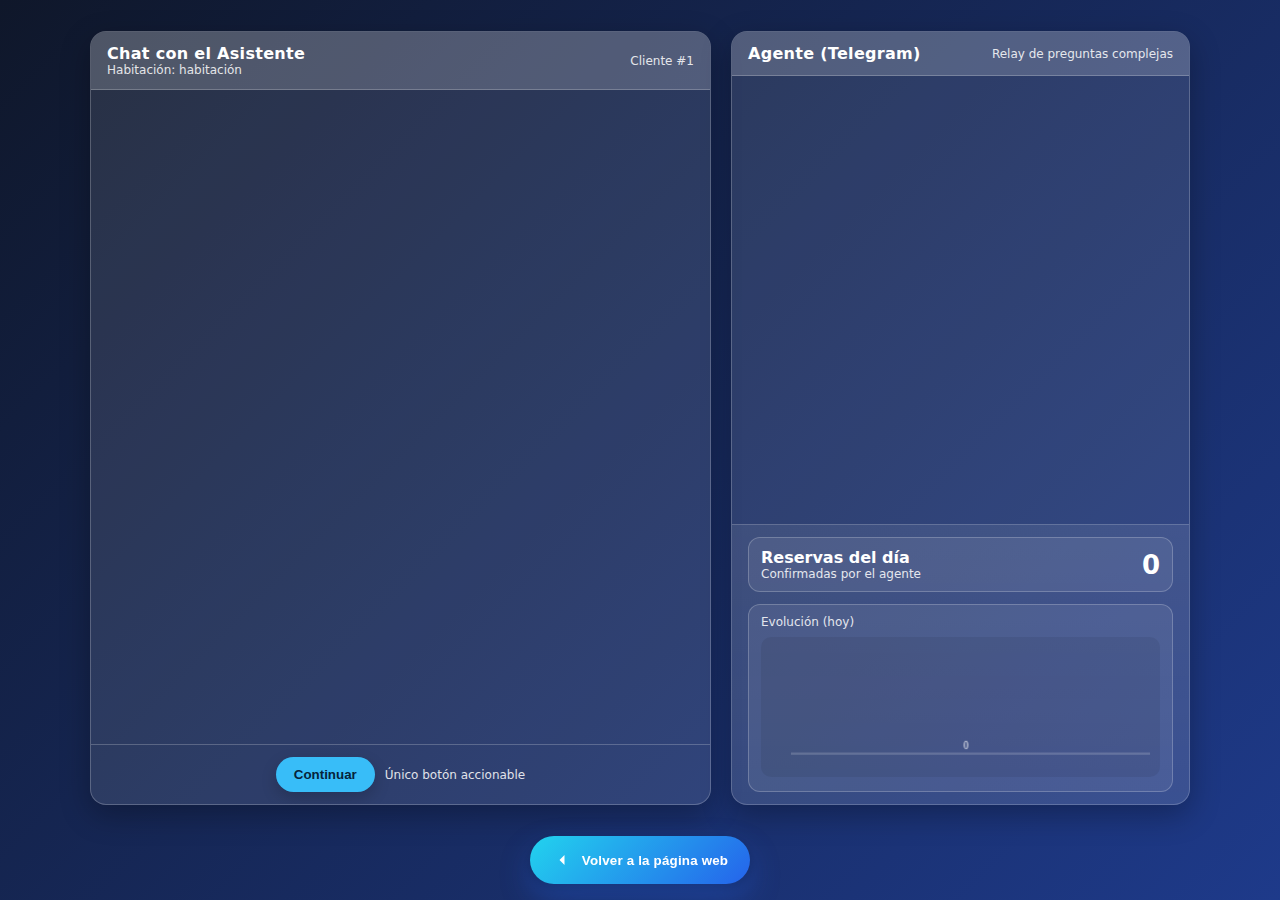
<file: chat-simulacion.html>
<!DOCTYPE html>
<html lang="es">
<head>
  <meta charset="utf-8" />
  <meta name="viewport" content="width=device-width, initial-scale=1" />
  <title>Simulación - Cliente ↔ Chatbot ↔ Agente</title>
  <style>
    :root{
      --bg1:#0f172a; --bg2:#1e3a8a;
      --glass: rgba(255,255,255,.10);
      --glass2: rgba(255,255,255,.18);
      --border: rgba(255,255,255,.22);
      --bot:#e0f2fe; --botText:#082f49;
      --user:#fef3c7; --userText:#7c2d12;
      --agent:#c7d2fe; --agentText:#111827;
      --accent:#38bdf8;
    }
    *{box-sizing:border-box}
    html,body{height:100%}
    body{
      margin:0;
      font-family: "Segoe UI", Roboto, Inter, system-ui, -apple-system, Arial, sans-serif;
      background: linear-gradient(135deg, var(--bg1), var(--bg2));
      color:#fff;
      display:flex; align-items:center; justify-content:center;
      padding:20px 20px 84px; /* espacio para el botón inferior */
    }
    .wrap{
      width: min(1100px, 100%);
      height: min(86vh, 780px);
      display:grid; grid-template-columns: 1.15fr .85fr;
      gap:20px;
    }
    .card{
      background: var(--glass);
      border:1px solid var(--border);
      border-radius:16px;
      display:flex; flex-direction:column;
      box-shadow: 0 10px 30px rgba(0,0,0,.28);
      overflow:hidden;
    }
    .head{
      display:flex; align-items:center; justify-content:space-between;
      padding:12px 16px; background: var(--glass2); border-bottom:1px solid var(--border);
    }
    .head .title{font-weight:800; letter-spacing:.3px}
    .sub{font-size:12px; opacity:.85}
    .log{flex:1; padding:14px 16px; overflow:auto; display:flex; flex-direction:column; gap:10px}
    .msg{max-width:82%; padding:10px 14px; border-radius:12px; line-height:1.38; color:#0b1220; word-wrap:break-word}
    .msg.bot{align-self:flex-start; background:var(--bot); color:var(--botText)}
    .msg.user{align-self:flex-end; background:var(--user); color:var(--userText)}
    .msg.agent{align-self:flex-end; background:var(--agent); color:var(--agentText)}
    .foot{padding:12px; border-top:1px solid var(--border); display:flex; gap:10px; align-items:center; justify-content:center}
    .btn{border:0; background:#fff; color:#0f172a; border-radius:999px; padding:10px 18px; font-weight:800; cursor:pointer; box-shadow:0 6px 16px rgba(0,0,0,.18)}
    .btn.primary{background:var(--accent); color:#06233a}
    .hint{font-size:12px; opacity:.85}

    /* KPI area */
    .kpi{
      display:grid; grid-template-columns: 1fr; gap:12px;
      padding:12px 16px; border-top:1px solid var(--border);
      background:linear-gradient(180deg, rgba(255,255,255,.08), rgba(255,255,255,.03));
    }
    .krow{
      display:grid; grid-template-columns: 1fr auto; gap:10px; align-items:center;
      background: rgba(255,255,255,.08); border:1px solid var(--border);
      border-radius:12px; padding:10px 12px;
    }
    .knum{font-size:26px; font-weight:900}
    canvas{width:100%; height:140px; background:#00000011; border-radius:10px}

    /* Modal specs — visible y contrastado */
    .modal{
      position:fixed; inset:0; display:none; align-items:center; justify-content:center;
      z-index:9999; background:rgba(0,0,0,.65);
      backdrop-filter: blur(2px);
    }
    .modal.open{display:flex}
    .box{
      width:min(960px,95vw); max-height:90vh; overflow:auto;
      background:#0b1530;
      border:1px solid rgba(255,255,255,.22);
      border-radius:16px; box-shadow:0 24px 60px rgba(0,0,0,.6);
      padding:18px; color:#eaf2ff;
    }
    .box h2{margin:0 0 10px 0; font-size:26px}
    .grid2{display:grid; grid-template-columns: 1fr 1fr; gap:16px}
    .pane{background:#111c3d; border:1px solid rgba(255,255,255,.18); border-radius:12px; padding:14px}
    .pane h3{margin:0 0 8px 0}
    .pane ul{margin:0; padding-left:18px; line-height:1.5}
    .pane li{margin:4px 0}
    .modal-actions{display:flex; justify-content:flex-end; margin-top:12px}
    .btn.ghost{background:transparent; color:#fff; border:1px solid rgba(255,255,255,.6)}

    /* Botón inferior para volver a la web */
    .backbar{
      position:fixed; left:0; right:0; bottom:16px; display:flex; justify-content:center; z-index:9998;
      pointer-events:none; /* deja que solo el botón reciba eventos */
    }
    #backBtn{
      pointer-events:auto;
      display:inline-flex; align-items:center; gap:10px;
      background: linear-gradient(135deg, #22d3ee, #2563eb);
      color:#fff; border:0; border-radius:999px;
      padding:14px 22px; font-weight:900; letter-spacing:.2px;
      box-shadow: 0 14px 30px rgba(37,99,235,.35), 0 4px 10px rgba(0,0,0,.25);
      cursor:pointer; transform: translateY(0);
    }
    #backBtn:hover{ filter:brightness(1.06); transform: translateY(-1px); }
    #backBtn:active{ transform: translateY(0); box-shadow: 0 8px 18px rgba(37,99,235,.35), 0 2px 6px rgba(0,0,0,.25); }
    #backBtn .icon{
      width:20px; height:20px; display:inline-block;
      background: currentColor; -webkit-mask: url('data:image/svg+xml;utf8,<svg xmlns="http://www.w3.org/2000/svg" width="24" height="24"><path fill="white" d="M15 18l-6-6 6-6"/></svg>') center / contain no-repeat;
              mask: url('data:image/svg+xml;utf8,<svg xmlns="http://www.w3.org/2000/svg" width="24" height="24"><path fill="white" d="M15 18l-6-6 6-6"/></svg>') center / contain no-repeat;
    }

    @media(max-width:980px){
      .wrap{grid-template-columns:1fr; height:auto}
      .grid2{grid-template-columns:1fr}
    }

    /* ====== Agregado: Panel de edición simulado e inactivo ====== */
    .edit-panel{
      display:none;
      position:relative;
      padding:12px 16px;
      border-top:1px solid var(--border);
      background:rgba(255,255,255,.06);
    }
    .edit-panel.open{display:block}
    .edit-panel .label{font-weight:800}
    .edit-options{display:flex; flex-wrap:wrap; gap:8px; margin-top:8px}
    .chip{
      padding:8px 10px; border:1px solid var(--border);
      border-radius:10px; background:rgba(255,255,255,.08);
      font-size:12px; opacity:.85;
    }
    .chip.inactive{cursor:not-allowed; filter:grayscale(35%); opacity:.75}
    .ghost-btn{
      display:inline-block; padding:6px 10px; border-radius:8px;
      border:1px solid var(--border); background:rgba(255,255,255,.14);
      font-weight:700; font-size:12px; cursor:not-allowed; opacity:.95
    }
    /* Previsualización fija, no tapa el flujo principal */
    .preview-card{
      display:none;
      position:fixed; right:20px; bottom:100px; z-index:60;
      width:min(360px, 42vw);
      background:#0b1530; border:1px solid var(--border);
      border-radius:12px; box-shadow:0 18px 44px rgba(0,0,0,.45); overflow:hidden
    }
    .preview-head{padding:10px 12px; background:var(--glass2); border-bottom:1px solid var(--border); font-size:14px; font-weight:800}
    .preview-body{padding:0}
    .preview-img{display:block; width:100%; height:180px; object-fit:cover}
    .preview-title{padding:10px 12px; font-size:16px; font-weight:900}
  </style>
</head>
<body>
  <div class="wrap">
    <!-- Izquierda: cliente <-> chatbot -->
    <div class="card">
      <div class="head">
        <div>
          <div class="title">Chat con el Asistente</div>
          <div class="sub" id="roomTag">Habitación</div>
        </div>
        <div class="hint">Cliente #1</div>
      </div>

      <div class="log" id="chatLeft"></div>
      <div class="foot">
        <button class="btn primary" id="next">Continuar</button>
        <span class="hint">Único botón accionable</span>
      </div>
    </div>

    <!-- Derecha: Agente (Telegram simulado) + KPIs -->
    <div class="card">
      <div class="head">
        <div class="title">Agente (Telegram)</div>
        <div class="sub">Relay de preguntas complejas</div>
      </div>
      <div class="log" id="chatRight"></div>

      <div class="kpi">
        <div class="krow">
          <div>
            <div style="font-weight:800">Reservas del día</div>
            <div class="sub">Confirmadas por el agente</div>
          </div>
          <div class="knum" id="kpiCount">0</div>
        </div>
        <div style="background: rgba(255,255,255,.08); border:1px solid var(--border); padding:10px 12px; border-radius:12px;">
          <div class="sub" style="margin-bottom:8px">Evolución (hoy)</div>
          <canvas id="kpiChart" width="400" height="120"></canvas>
        </div>
      </div>
    </div>
  </div>

  <!-- Botón inferior: Volver a la web -->
  <div class="backbar">
    <button id="backBtn" title="Volver a la página web">
      <span class="icon"></span> Volver a la página web
    </button>
  </div>

  <!-- MODAL: ¿Qué puede hacer este sistema? -->
  <div class="modal" id="specModal" aria-hidden="true">
    <div class="box" role="dialog" aria-modal="true" aria-labelledby="specTitle">
      <h2 id="specTitle">¿Qué puede hacer este sistema?</h2>
      <div class="grid2">
        <div class="pane">
          <h3>Chatbot Web (Clientes / Público)</h3>
          <ul>
            <li>Presentación y bienvenida automatizada.</li>
            <li>Consulta de disponibilidad en Google Sheets.</li>
            <li>Visualización de habitaciones con imágenes, precios y servicios.</li>
            <li>Lightbox con imagen completa y descripción.</li>
            <li>Proceso guiado de reserva y registro automático en Sheets.</li>
            <li>Botón “Asistente personal” para contacto humano (handoff con Telegram).</li>
            <li>Integración con Google Sheets, QuickChart.js y AIntegrity API.</li>
          </ul>
        </div>
        <div class="pane">
          <h3>Agente Telegram (Dueños / Managers)</h3>
          <ul>
            <li><b>Gestión de reservas</b>
              <ul>
                <li>Consulta y actualización del estado de cada reserva.</li>
                <li>Confirmación o cancelación manual.</li>
                <li>Acceso a datos del cliente (nombre, fechas, habitación, contacto).</li>
                <li>Registro automático de nuevas reservas desde el chat web.</li>
              </ul>
            </li>
            <li><b>Disponibilidad y calendario</b>
              <ul>
                <li>Consulta de disponibilidad por fechas o tipo de habitación.</li>
                <li>Bloquear o liberar fechas específicas.</li>
                <li>Sincronización automática con Google Sheets.</li>
              </ul>
            </li>
            <li><b>Gestión de habitaciones y tarifas</b>
              <ul>
                <li>Listado completo con precios y estado.</li>
                <li>Edición de precios, promos o actualización masiva.</li>
                <li>Activar / desactivar habitaciones temporalmente.</li>
              </ul>
            </li>
            <li><b>Estadísticas y reportes</b>
              <ul>
                <li>Gráficos con QuickChart (ocupación, ingresos, rendimiento mensual).</li>
                <li>Métricas diarias, semanales o mensuales.</li>
                <li>Envío automático de reportes al manager.</li>
              </ul>
            </li>
            <li><b>Gestión de contenido (CMS)</b>
              <ul>
                <li>Editar textos del sitio, políticas y descripciones.</li>
                <li>Flujo: <i>borrador → previsualización → publicación</i>.</li>
                <li>Subir o cambiar fotos desde Telegram.</li>
              </ul>
            </li>
            <li><b>Alertas y notificaciones</b>
              <ul>
                <li>Nuevas reservas o cancelaciones.</li>
                <li>Solicitud de asistencia humana desde el chat web.</li>
                <li>Recordatorios configurables (check-in / check-out).</li>
              </ul>
            </li>
            <li><b>Asistente de análisis y soporte</b>
              <ul>
                <li>Resúmenes automáticos del desempeño.</li>
                <li>Sugerencias de optimización de precios y ocupación.</li>
                <li>Responde consultas naturales del manager.</li>
              </ul>
            </li>
            <li><b>Comandos principales</b>
              <ul>
                <li><code>/start</code>, <code>/help</code>, <code>/disponibilidad</code>, <code>/reserva</code>, <code>/estado</code>, <code>/resumen</code>, <code>/editar</code>.</li>
              </ul>
            </li>
            <li><b>Seguridad y control</b>
              <ul>
                <li>Acceso restringido a usuarios autorizados.</li>
                <li>Verificación por ID de Telegram y permisos.</li>
                <li>Registro de acciones críticas.</li>
              </ul>
            </li>
          </ul>
        </div>
      </div>
      <div class="modal-actions">
        <button class="btn ghost" id="closeSpec">Cerrar</button>
      </div>
    </div>
  </div>

  <!-- ====== Agregado: Panel de edición simulado (inactivo) ====== -->
  <div id="editPanel" class="edit-panel" aria-hidden="true">
    <div class="label">Panel de edición</div>
    <div class="edit-options">
      <span class="chip inactive">Título</span>
      <span class="chip inactive">Descripción</span>
      <span class="chip inactive">Añadir fotos</span>
      <span class="chip inactive">Políticas</span>
      <span class="chip inactive">Cambiar fondo</span>
    </div>
  </div>

  <!-- ====== Agregado: Ventana de previsualización (no tapa nada) ====== -->
  <div id="previewCard" class="preview-card" aria-hidden="true">
    <div class="preview-head">Previsualización</div>
    <div class="preview-body">
      <img src="img/hotel-1.jpg" alt="Vista del sitio" class="preview-img">
      <div class="preview-title" id="previewTitle">Descansa frente al paraíso tropical</div>
    </div>
  </div>

  <script>
    // === Helpers UI ===
    const L = document.getElementById('chatLeft');
    const R = document.getElementById('chatRight');
    function push(where, who, html){
      const d=document.createElement('div');
      d.className='msg '+who;
      d.innerHTML=html;
      where.appendChild(d);
      where.scrollTop=where.scrollHeight;
    }

    // === Modal helpers ===
    const specModal = document.getElementById('specModal');
    const closeSpec = document.getElementById('closeSpec');
    function openSpecs(){ specModal.classList.add('open'); specModal.setAttribute('aria-hidden','false'); }
    function closeSpecs(){ specModal.classList.remove('open'); specModal.setAttribute('aria-hidden','true'); }
    closeSpec.addEventListener('click', closeSpecs);
    specModal.addEventListener('click', (e)=>{ if(e.target===specModal) closeSpecs(); });
    document.addEventListener('keydown', (e)=>{ if(e.key==='Escape' && specModal.classList.contains('open')) closeSpecs(); });

    // === Back button ===
    document.getElementById('backBtn').addEventListener('click', () => {
      try{
        if (window.history.length > 1 && document.referrer) { window.history.back(); }
        else { window.location.href = './'; }
      } catch { window.location.href = './'; }
    });

    // === Query param: room ===
    const params = new URLSearchParams(location.search);
    const room = (params.get('room') || 'habitación').toLowerCase();
    document.getElementById('roomTag').textContent = 'Habitación: ' + room;

    // === Generadores aleatorios (para simular cliente) ===
    function pick(a){ return a[Math.floor(Math.random()*a.length)]; }
    function randInt(min,max){ return Math.floor(Math.random()*(max-min+1))+min; }
    function randomName(){
      const first = pick(['Fernando','Valentina','Santiago','Martina','Lautaro','Camila','Julián','Lucía']);
      const last  = pick(['Gómez','Pereyra','López','Fernández','Rojas','Romero','Suárez','Domínguez']);
      return first + ' ' + last;
    }
    function randomEmail(name){
      const base = (name||'user').toLowerCase().replace(/[^a-z]+/g,'.');
      const dom  = pick(['example.com','mail.com','hotelmail.io','correo.ar']);
      return base + randInt(1,99) + '@' + dom;
    }
    function randomPhone(){ return '+54 9 11 ' + randInt(3000,3999) + '-' + randInt(1000,9999); }
    function randomDates(){
      const today = new Date();
      const startOffset = randInt(2, 20);
      const nights = randInt(2, 5);
      const ci = new Date(today.getFullYear(), today.getMonth(), today.getDate()+startOffset);
      const co = new Date(ci.getFullYear(), ci.getMonth(), ci.getDate()+nights);
      const fmt = d => String(d.getDate()).padStart(2,'0')+'/'+String(d.getMonth()+1).padStart(2,'0')+'/'+d.getFullYear();
      return {ci, co, nights, label: fmt(ci)+' → '+fmt(co)};
    }

    // === KPI mini-chart sin librerías ===
    const ctx = document.getElementById('kpiChart').getContext('2d');
    const kpiSeries = [0];
    function drawChart(){
      const W = ctx.canvas.width, H = ctx.canvas.height;
      ctx.clearRect(0,0,W,H);
      ctx.strokeStyle = 'rgba(255,255,255,.35)';
      ctx.lineWidth = 1;
      ctx.beginPath(); ctx.moveTo(30,H-20); ctx.lineTo(W-10,H-20); ctx.stroke();

      const n = kpiSeries.length;
      const bw = Math.max(18, Math.floor((W-60)/(n||1)-6));
      const max = Math.max(1, Math.max.apply(null, kpiSeries));
      for (let i=0;i<n;i++){
        const v = kpiSeries[i];
        const h = Math.round((H-40) * (v/max));
        const x = 40 + i*(bw+6);
        const y = H-20 - h;
        ctx.fillStyle = '#38bdf8';
        ctx.fillRect(x,y,bw,h);
        ctx.fillStyle = 'rgba(255,255,255,.88)';
        ctx.font = '10px Segoe UI';
        ctx.fillText(String(v), x+bw/2-4, y-4);
      }
    }
    function incKPI(){
      const countEl = document.getElementById('kpiCount');
      const current = Number(countEl.textContent||0) + 1;
      countEl.textContent = current;
      kpiSeries.push(current);
      drawChart();
    }
    drawChart();

    // === Variables de simulación (cliente #1) ===
    const C = { name: randomName(), email: null, phone: randomPhone(), dates: randomDates() };
    C.email = randomEmail(C.name);

    // === Guion de la simulación ===
    const steps = [
      // Saludo + datos básicos
      () => push(L, 'bot', `Iniciando simulación de conversación para <b>${room}</b>…`),
      () => push(L, 'bot', `¡Hola! Soy su asistente. ¿Podría indicarme su <b>nombre</b> para asociar la reserva?`),
      () => push(L, 'user', C.name),
      () => push(L, 'bot', `Gracias, <b>${C.name}</b>. ¿Cuál es su <b>correo electrónico</b>?`),
      () => push(L, 'user', C.email),
      () => push(L, 'bot', `Perfecto. ¿Podría confirmarme sus <b>fechas</b> de estadía (check-in y check-out)?`),
      () => push(L, 'user', `Check-in / check-out: ${C.dates.label}  (${C.dates.nights} noches)`),
      () => push(L, 'bot', `Anotado ✅. Por último, ¿me deja un <b>teléfono</b> de contacto?`),
      () => push(L, 'user', C.phone),

      // Conversación normal (manteniendo lo anterior)
      () => push(L, 'bot', `¡Hola! Soy su asistente. Veo que eligió la <b>${room}</b>. ¿Le ayudo con algo más?`),
      () => push(L, 'user', 'Hola, ¿a qué hora es el check-in y el check-out?'),
      () => push(L, 'bot', 'El check-in es a las 14:00 y el check-out a las 11:00.'),
      () => push(L, 'user', '¿Incluye desayuno?'),
      () => push(L, 'bot', 'Sí, desayuno continental incluido.'),

      // Pregunta compleja → Relay a Telegram
      () => push(L, 'user', 'Perfecto. Una pregunta: ¿de qué madera son los muebles de la habitación?'),
      () => {
        push(R, 'bot', `<i>Transcripción automática</i>: <b>Cliente #1</b> pregunta: “¿de qué madera son los muebles de la habitación?”`);
        push(R, 'bot', '<span style="opacity:.85">Enviado a Telegram (simulado)…</span>');
      },
      () => push(R, 'agent', 'Son de cedro.'),

      // Respuesta del agente → vuelta al bot
      () => push(L, 'bot', '<b>Respuesta del manager</b>: Los muebles son de <b>cedro</b> 😊. ¿Desea confirmar la reserva y proceder al pago?'),
      () => push(L, 'user', 'Sí, confirmo y procedo a pagar.'),

      // Pago + creación de reserva
      () => push(L, 'bot', 'Procesando pago… (simulado)'),
      () => push(L, 'bot', '✅ Pago confirmado. ¡Reserva creada!'),
      () => { push(R, 'agent', `Reserva completada para <b>Cliente #1</b> – ${room}.`); incKPI(); },
      () => push(R, 'bot', 'KPI actualizado: +1 reserva registrada en el día.'),

      // ====== Agregado: edición simulada (inactivo) ANTES del cierre ======
      () => push(R, 'agent', '¿Desea editar la página? <span class="ghost-btn" aria-disabled="true" role="button">Editar página</span>'),
      () => {
        push(R, 'agent', '(clic simulado en “Editar página”)');
        const p = document.getElementById('editPanel');
        if (p){ p.classList.add('open'); p.setAttribute('aria-hidden','false'); }
        push(R, 'agent', 'Se abre el panel de edición (opciones inactivas): Título · Descripción · Añadir fotos · Políticas · Cambiar fondo.');
      },
      () => {
        push(R, 'agent', 'El manager elige <b>Cambiar título</b> → título preseleccionado: <b>“Descansa frente al paraíso tropical”</b>.');
      },
      () => {
        const prev = document.getElementById('previewCard');
        const pt = document.getElementById('previewTitle');
        if(prev){ prev.style.display='block'; prev.setAttribute('aria-hidden','false'); }
        if(pt){ pt.textContent = 'Descansa frente al paraíso tropical'; }
        push(R, 'agent', 'Se muestra una previsualización al costado con el nuevo título aplicado.');
      },
      () => {
        push(R, 'agent', '¿Desea confirmar esta edición?');
      },
      () => {
        push(R, 'agent', 'Sí, confirmar.');
      },

      // Cierre (igual que lo tenías)
      () => {
        push(L, 'bot', `🎉 ¡Listo, ${C.name}! Recibirá el voucher en <b>${C.email}</b>. Gracias por elegirnos.`);
        const btn = document.getElementById('next');
        btn.textContent = '¿Qué puede hacer este sistema?';
        btn.onclick = openSpecs; // abre el modal
      }
    ];

    // Botón para avanzar
    let i = 0;
    const nextBtn = document.getElementById('next');
    nextBtn.addEventListener('click', () => { if (i < steps.length){ steps[i++](); } });
  </script>
</body>
</html>
</file>
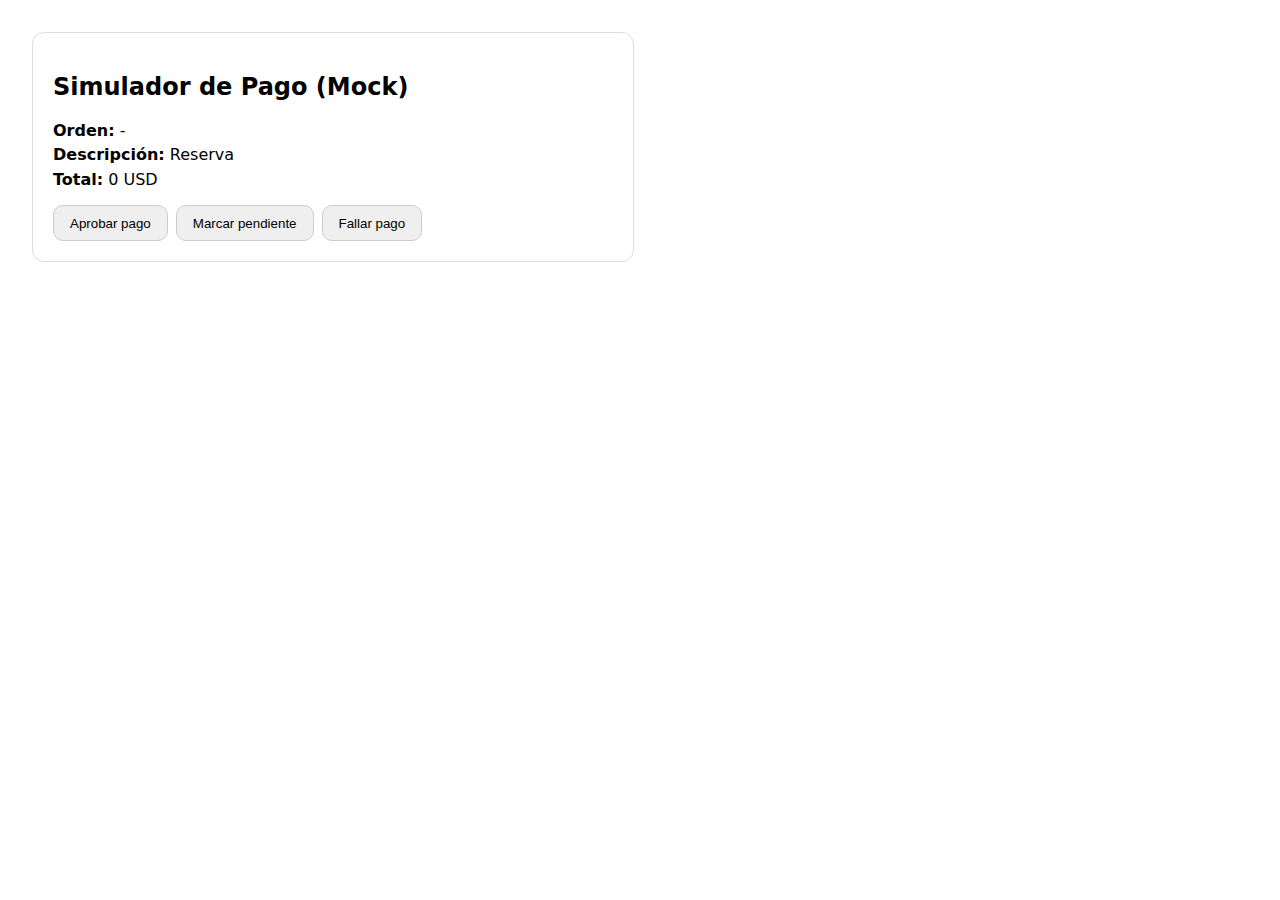
<file: checkout-mock.html>
<!doctype html>
<html>
  <head>
    <meta charset="utf-8" />
    <meta name="viewport" content="width=device-width, initial-scale=1" />
    <title>Mock Checkout</title>
    <style>
      body { font-family: system-ui, sans-serif; margin: 2rem; }
      .card { border: 1px solid #ddd; border-radius: 12px; padding: 1.25rem; max-width: 560px; }
      .row { margin: 0.35rem 0; }
      .btns { display: flex; gap: .5rem; margin-top: 1rem; }
      button { padding: .6rem 1rem; border-radius: 10px; border: 1px solid #ccc; cursor: pointer; }
    </style>
  </head>
  <body>
    <div class="card">
      <h2>Simulador de Pago (Mock)</h2>
      <div class="row"><b>Orden:</b> <span id="ref"></span></div>
      <div class="row"><b>Descripción:</b> <span id="desc"></span></div>
      <div class="row"><b>Total:</b> <span id="total"></span></div>
      <div class="btns">
        <button id="ok">Aprobar pago</button>
        <button id="pend">Marcar pendiente</button>
        <button id="fail">Fallar pago</button>
      </div>
    </div>
    <script>
      const qs = new URLSearchParams(location.search);
      const ref = qs.get('ref');
      const desc = qs.get('desc') || 'Reserva';
      const amount = qs.get('amount') || '0';
      const currency = qs.get('currency') || 'USD';
      document.getElementById('ref').textContent = ref || '-';
      document.getElementById('desc').textContent = decodeURIComponent(desc);
      document.getElementById('total').textContent = `${amount} ${currency}`;
      const go = (status) => {
        const url = `/payments/mock/return?status=${status}&ref=${encodeURIComponent(ref || '')}`;
        location.href = url;
      };
      document.getElementById('ok').onclick = () => go('approved');
      document.getElementById('pend').onclick = () => go('pending');
      document.getElementById('fail').onclick = () => go('failure');
    </script>
  </body>
</html>
</file>
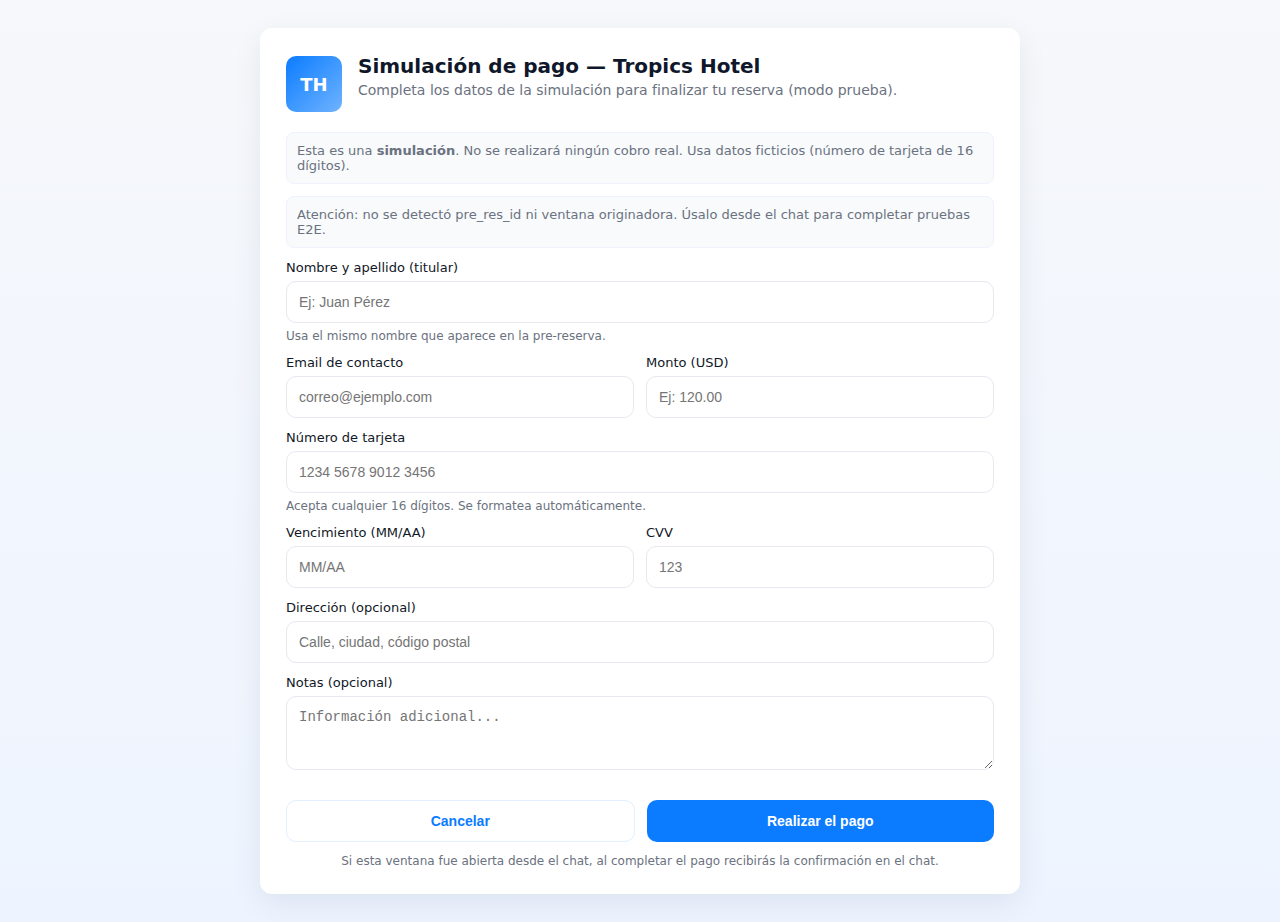
<file: pago-simulacion.html>
<!doctype html>
<html lang="es">
<head>
  <meta charset="utf-8" />
  <meta name="viewport" content="width=device-width,initial-scale=1" />
  <title>Pago simulado — Tropics Hotel</title>
  <meta name="description" content="Simulación segura de pago para completar tu reserva en modo de prueba." />
  <style>
    /* Reset y tipografía */
    :root{
      --bg:#f6f8fb; --card:#ffffff; --accent:#0b7cff; --muted:#6b7280;
      --success:#16a34a; --danger:#ef4444;
      --radius:12px;
      font-family: Inter, ui-sans-serif, system-ui, -apple-system, "Segoe UI", Roboto, "Helvetica Neue", Arial;
    }
    *{box-sizing:border-box}
    body{margin:0;background:linear-gradient(180deg,#f6f8fb,#eef4ff);color:#0f172a;min-height:100vh;display:flex;align-items:center;justify-content:center;padding:28px}
    .card{width:100%;max-width:760px;background:var(--card);border-radius:var(--radius);box-shadow:0 10px 30px rgba(12,35,64,0.08);padding:26px}
    header{display:flex;gap:16px;align-items:center;margin-bottom:18px}
    .brand{width:56px;height:56px;border-radius:10px;background:linear-gradient(135deg,var(--accent),#6fb3ff);display:flex;align-items:center;justify-content:center;color:white;font-weight:700;font-size:18px}
    h1{font-size:20px;margin:0}
    p.lead{margin:4px 0 16px;color:var(--muted);font-size:14px}

    form{display:grid;grid-template-columns:1fr 1fr;gap:12px}
    .full{grid-column:1/-1}
    label{display:block;font-size:13px;margin-bottom:6px;color:#111827}
    input,select,button,textarea{
      width:100%;padding:12px;border:1px solid #e6e9ef;border-radius:10px;font-size:14px;
      background:transparent;outline:none;transition:box-shadow .12s ease,border-color .12s ease;
    }
    input:focus,select:focus,textarea:focus{box-shadow:0 4px 14px rgba(11,124,255,0.08);border-color:var(--accent)}
    .hint{font-size:12px;color:var(--muted);margin-top:6px}
    .row{display:flex;gap:12px}
    .col{flex:1}
    .actions{display:flex;gap:12px;justify-content:flex-end;margin-top:14px}
    .btn{background:var(--accent);color:white;padding:12px 16px;border-radius:10px;border:0;font-weight:600;cursor:pointer}
    .btn[disabled]{opacity:.6;cursor:not-allowed}
    .btn.ghost{background:transparent;color:var(--accent);border:1px solid rgba(11,124,255,0.12)}
    .notice{padding:10px;border-radius:8px;background:#f8fafc;border:1px solid #eef2ff;color:var(--muted);font-size:13px;margin-bottom:12px}
    .spinner{display:inline-block;width:18px;height:18px;border-radius:50%;border:3px solid rgba(255,255,255,0.18);border-top-color:rgba(255,255,255,0.9);animation:spin .8s linear infinite;vertical-align:middle;margin-left:8px}
    @keyframes spin{to{transform:rotate(360deg)}}

    .result{display:none;gap:12px;align-items:center;padding:14px;border-radius:10px;margin-top:12px}
    .result.success{background:rgba(22,163,74,0.12);border:1px solid rgba(22,163,74,0.18);color:var(--success);display:flex}
    .result.error{background:rgba(239,68,68,0.08);border:1px solid rgba(239,68,68,0.12);color:var(--danger);display:flex}
    footer.small{font-size:12px;color:var(--muted);margin-top:12px;text-align:center}

    @media (max-width:640px){ form{grid-template-columns:1fr} .brand{width:48px;height:48px}}
  </style>
</head>
<body>
  <main class="card" role="main" aria-labelledby="title">
    <header>
      <div class="brand">TH</div>
      <div>
        <h1 id="title">Simulación de pago — Tropics Hotel</h1>
        <p class="lead">Completa los datos de la simulación para finalizar tu reserva (modo prueba).</p>
      </div>
    </header>

    <div class="notice">
      Esta es una <strong>simulación</strong>. No se realizará ningún cobro real. Usa datos ficticios (número de tarjeta de 16 dígitos).
    </div>

    <form id="simForm" autocomplete="off" novalidate>
      <div class="full">
        <label for="holder">Nombre y apellido (titular)</label>
        <input id="holder" name="holder" type="text" placeholder="Ej: Juan Pérez" required />
        <div class="hint">Usa el mismo nombre que aparece en la pre-reserva.</div>
      </div>

      <div>
        <label for="email">Email de contacto</label>
        <input id="email" name="email" type="email" placeholder="correo@ejemplo.com" required />
      </div>

      <div>
        <label for="amount">Monto (USD)</label>
        <input id="amount" name="amount" type="text" inputmode="decimal" placeholder="Ej: 120.00" required />
      </div>

      <div class="full">
        <label for="card">Número de tarjeta</label>
        <input id="card" name="card" type="text" inputmode="numeric" maxlength="19" placeholder="1234 5678 9012 3456" required />
        <div class="hint">Acepta cualquier 16 dígitos. Se formatea automáticamente.</div>
      </div>

      <div class="col">
        <label for="exp">Vencimiento (MM/AA)</label>
        <input id="exp" name="exp" type="text" inputmode="numeric" maxlength="5" placeholder="MM/AA" required />
      </div>

      <div class="col">
        <label for="cvv">CVV</label>
        <input id="cvv" name="cvv" type="password" inputmode="numeric" maxlength="3" placeholder="123" required />
      </div>

      <div class="full">
        <label for="address">Dirección (opcional)</label>
        <input id="address" name="address" type="text" placeholder="Calle, ciudad, código postal" />
      </div>

      <div class="full">
        <label for="notes">Notas (opcional)</label>
        <textarea id="notes" name="notes" rows="3" placeholder="Información adicional..."></textarea>
      </div>

      <div class="actions full">
        <button id="cancelBtn" type="button" class="btn ghost">Cancelar</button>
        <button id="payBtn" class="btn" type="submit">Realizar el pago</button>
      </div>

      <div id="result" class="result" role="status" aria-live="polite"></div>
    </form>

    <footer class="small">
      <div>Si esta ventana fue abierta desde el chat, al completar el pago recibirás la confirmación en el chat.</div>
    </footer>
  </main>

  <script>
    (function(){
      // Util: obtener query param pre_res_id
      function qs(name){
        const url = new URL(window.location.href);
        return url.searchParams.get(name);
      }

      const preResId = qs('pre_res_id') || null;
      const simForm = document.getElementById('simForm');
      const payBtn = document.getElementById('payBtn');
      const cancelBtn = document.getElementById('cancelBtn');
      const resultEl = document.getElementById('result');

      // Formato de tarjeta: inserta espacios cada 4 dígitos
      const cardInput = document.getElementById('card');
      cardInput.addEventListener('input', e => {
        let v = e.target.value.replace(/\D/g,'').slice(0,16);
        let parts = v.match(/.{1,4}/g);
        e.target.value = parts ? parts.join(' ') : v;
      });

      // Vencimiento: MM/AA
      const expInput = document.getElementById('exp');
      expInput.addEventListener('input', e => {
        let v = e.target.value.replace(/\D/g,'').slice(0,4);
        if(v.length >= 3) v = v.slice(0,2) + '/' + v.slice(2);
        e.target.value = v;
      });

      // CVV: solo 3 dígitos
      const cvvInput = document.getElementById('cvv');
      cvvInput.addEventListener('input', e => {
        e.target.value = e.target.value.replace(/\D/g,'').slice(0,3);
      });

      cancelBtn.addEventListener('click', () => {
        // Cierra la ventana si fue abierta desde el chat
        try { window.close(); } catch(e){ /* no-op */ }
      });

      function showResult(type, text){
        resultEl.className = 'result ' + type;
        resultEl.textContent = text;
        resultEl.style.display = 'flex';
      }

      function clearResult(){
        resultEl.style.display = 'none';
        resultEl.className = 'result';
        resultEl.textContent = '';
      }

      function disableUI(disabled){
        if(disabled){
          payBtn.setAttribute('disabled','disabled');
          payBtn.innerHTML = 'Procesando <span class="spinner" aria-hidden="true"></span>';
        } else {
          payBtn.removeAttribute('disabled');
          payBtn.innerHTML = 'Realizar el pago';
        }
      }

      // Simula un delay de 1.5s para "procesamiento"
      function sleep(ms){ return new Promise(r=>setTimeout(r,ms)); }

      // MAIN: envío del formulario
      simForm.addEventListener('submit', async function(evt){
        evt.preventDefault(); clearResult();

        // Validaciones básicas (pueden extenderse)
        const holder = document.getElementById('holder').value.trim();
        const email = document.getElementById('email').value.trim();
        const card = cardInput.value.replace(/\s/g,'');
        const exp = expInput.value.trim();
        const cvv = cvvInput.value.trim();
        const amount = document.getElementById('amount').value.trim();

        if(!holder || !email || !card || !exp || !cvv || !amount){
          showResult('error','Por favor completa todos los campos obligatorios.');
          return;
        }
        if(!/^\d{16}$/.test(card)){
          showResult('error','Número de tarjeta inválido (debe tener 16 dígitos).');
          return;
        }
        if(!/^\d{2}\/\d{2}$/.test(exp)){
          showResult('error','Formato de vencimiento inválido (MM/AA).');
          return;
        }
        if(!/^\d{3}$/.test(cvv)){
          showResult('error','CVV inválido (3 dígitos).');
          return;
        }
        if(!/^\d+(\.\d{1,2})?$/.test(amount)){
          showResult('error','Monto inválido. Usa formato númerico, por ejemplo "120.00".');
          return;
        }

        disableUI(true);
        await sleep(1500); // animación realista

        // Payload que enviamos al opener (chat)
        const payload = {
          type: "SIM_PAY_DONE",
          id: preResId || null,
          status: "success",
          payment: {
            holder, email, card_mask: 'XXXX-XXXX-XXXX-' + card.slice(-4),
            amount, currency: 'USD', ts: new Date().toISOString()
          }
        };

        // Opcional: intentar notificar al backend (si existe endpoint)
        // Esto es útil si querés guardar el intento/pago simulado en la base de datos.
        try {
          // Si tu backend tiene un endpoint para registrar pagos simulados,
          // descomenta la siguiente fetch y ajusta la URL.
          /*
          await fetch('api/reservas/confirmar-simulado', {
            method: 'POST',
            headers: { 'Content-Type': 'application/json' },
            body: JSON.stringify({ pre_res_id: payload.id, payment: payload.payment })
          });
          */
        } catch(err){
          // no interrumpimos el flujo si el backend no está presente
          console.warn('No se pudo notificar al backend (opcional):', err);
        }

        // Enviar postMessage al window.opener (el chat que abrió esta pestaña)
        try {
          if (window.opener && !window.opener.closed) {
            window.opener.postMessage(payload, "*");
            showResult('success','Pago simulado OK. La ventana principal recibirá la confirmación.');
          } else {
            // Si no existe opener, mostramos un mensaje alternativo y copiamos payload a clipboard
            showResult('success','Pago simulado OK. No se detectó la ventana que abrió este simulador.');
            // Copiamos datos para facilitar pruebas
            try {
              await navigator.clipboard.writeText(JSON.stringify(payload, null, 2));
            } catch(e){}
          }
        } catch (err) {
          showResult('error','Ocurrió un error enviando la confirmación al chat: ' + (err.message || err));
          disableUI(false);
          return;
        }

        // Mostrar breve confirmación y cerrar la pestaña en 2s para buen UX
        await sleep(900);
        try { window.close(); } catch(e){}
      });

      // Si quieres depurar: muestra pre_res_id en el título
      if(preResId){
        document.title = 'Pago simulado — ' + preResId;
      }

      // Protección: si se accede directo sin opener y sin pre_res_id, avisar
      if(!preResId && (!window.opener || window.opener.closed)){
        // no bloquear, solo aviso pequeño
        const n = document.createElement('div');
        n.className = 'notice';
        n.style.marginTop = '12px';
        n.textContent = 'Atención: no se detectó pre_res_id ni ventana originadora. Úsalo desde el chat para completar pruebas E2E.';
        document.querySelector('.card').insertBefore(n, document.querySelector('.card').children[2]);
      }
    })();
  </script>
</body>
</html>
</file>
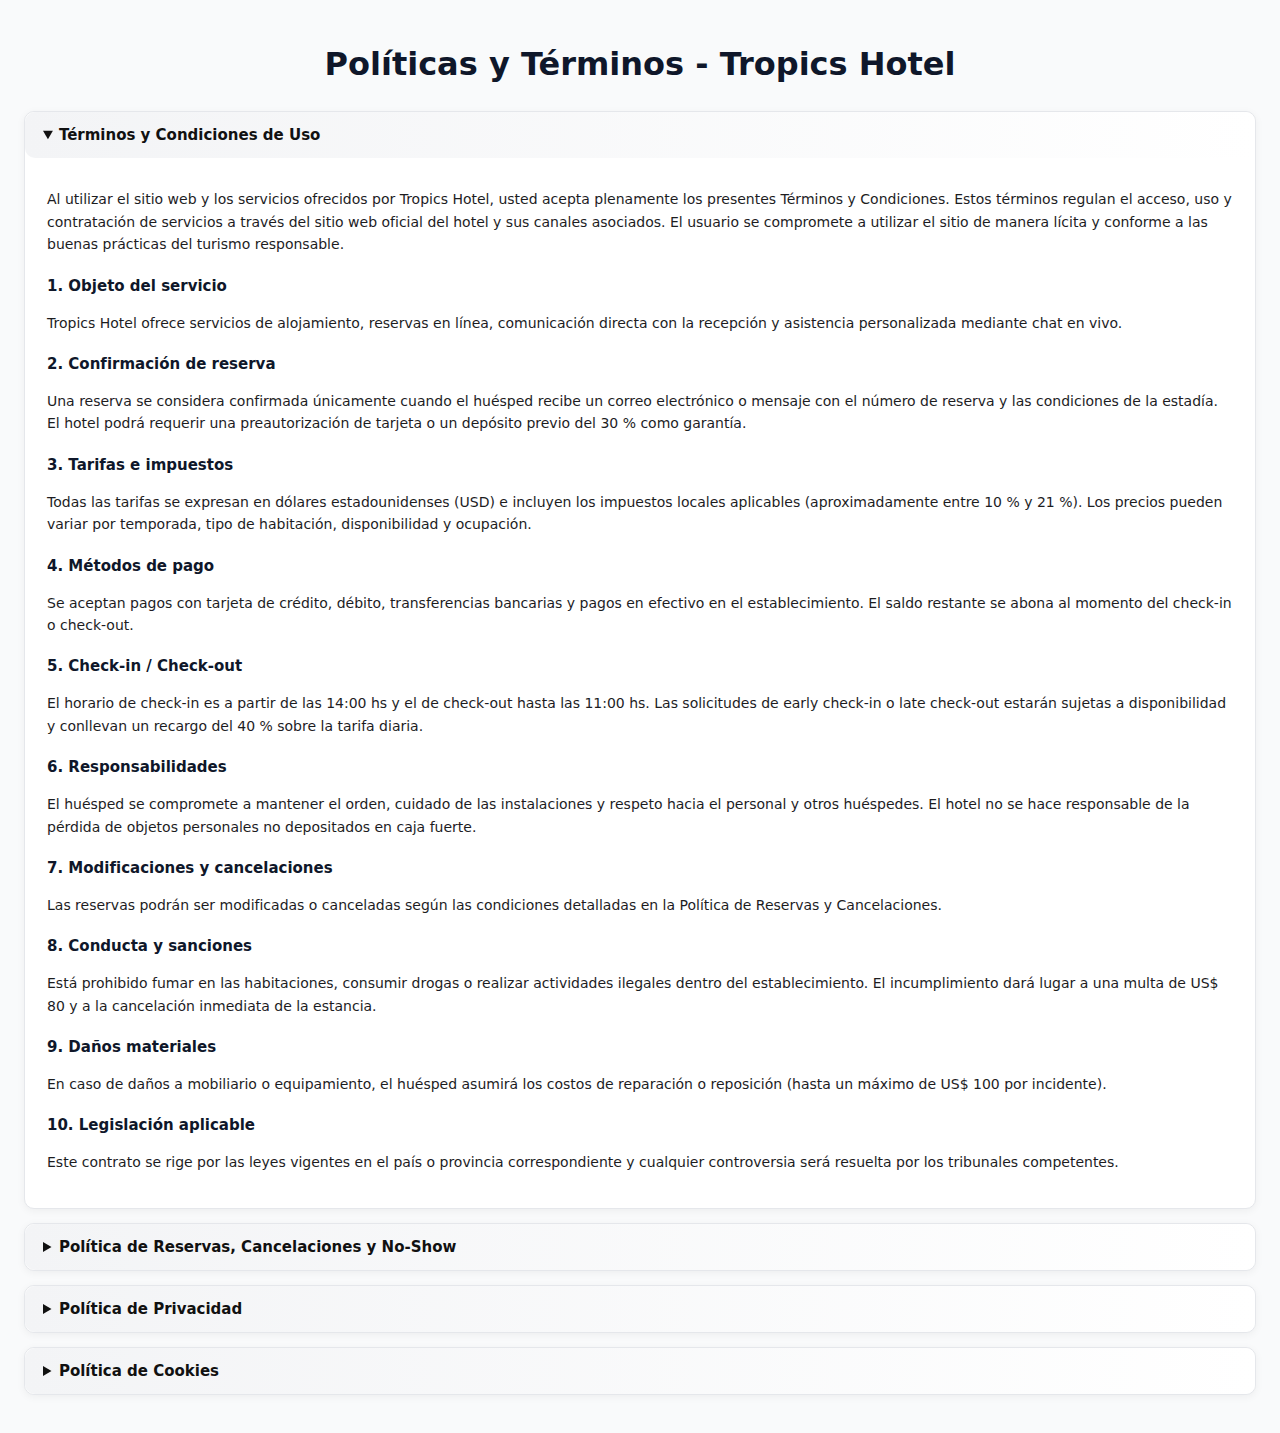
<file: politicas.html>
<!doctype html>
<html lang="es">
<head>
  <meta charset="utf-8" />
  <meta name="viewport" content="width=device-width, initial-scale=1" />
  <title>Políticas y Términos - Tropics Hotel</title>
  <style>
    body {
      font-family: system-ui, -apple-system, Segoe UI, Roboto, sans-serif;
      background: #f9fafb;
      margin: 0;
      padding: 24px;
      color: #1d1d1f;
    }
    h1 {
      text-align: center;
      margin-bottom: 28px;
      color: #0f172a;
    }
    details {
      background: #fff;
      border: 1px solid #e5e7eb;
      border-radius: 10px;
      margin-bottom: 14px;
      box-shadow: 0 2px 8px rgba(0,0,0,.05);
    }
    summary {
      cursor: pointer;
      padding: 14px 18px;
      font-weight: 700;
      font-size: 15px;
      color: #111;
      background: linear-gradient(90deg,#f3f4f6,#fff);
      border-radius: 10px;
      user-select: none;
    }
    summary:hover {
      background: #f1f5f9;
    }
    .content {
      padding: 16px 22px 20px 22px;
      font-size: 14px;
      line-height: 1.6;
    }
    .content h2 {
      margin-top: 18px;
      color: #0f172a;
      font-size: 15px;
    }
    ul { margin: 10px 0 10px 20px; }
    li { margin: 4px 0; }
    @media (max-width: 680px) {
      body { padding: 16px; }
    }
  </style>
</head>
<body>
  <h1>Políticas y Términos - Tropics Hotel</h1>

  <details open>
    <summary>Términos y Condiciones de Uso</summary>
    <div class="content">
      <p>Al utilizar el sitio web y los servicios ofrecidos por Tropics Hotel, usted acepta plenamente los presentes Términos y Condiciones. Estos términos regulan el acceso, uso y contratación de servicios a través del sitio web oficial del hotel y sus canales asociados. El usuario se compromete a utilizar el sitio de manera lícita y conforme a las buenas prácticas del turismo responsable.</p>

      <h2>1. Objeto del servicio</h2>
      <p>Tropics Hotel ofrece servicios de alojamiento, reservas en línea, comunicación directa con la recepción y asistencia personalizada mediante chat en vivo.</p>

      <h2>2. Confirmación de reserva</h2>
      <p>Una reserva se considera confirmada únicamente cuando el huésped recibe un correo electrónico o mensaje con el número de reserva y las condiciones de la estadía. El hotel podrá requerir una preautorización de tarjeta o un depósito previo del 30 % como garantía.</p>

      <h2>3. Tarifas e impuestos</h2>
      <p>Todas las tarifas se expresan en dólares estadounidenses (USD) e incluyen los impuestos locales aplicables (aproximadamente entre 10 % y 21 %). Los precios pueden variar por temporada, tipo de habitación, disponibilidad y ocupación.</p>

      <h2>4. Métodos de pago</h2>
      <p>Se aceptan pagos con tarjeta de crédito, débito, transferencias bancarias y pagos en efectivo en el establecimiento. El saldo restante se abona al momento del check-in o check-out.</p>

      <h2>5. Check-in / Check-out</h2>
      <p>El horario de check-in es a partir de las 14:00 hs y el de check-out hasta las 11:00 hs. Las solicitudes de early check-in o late check-out estarán sujetas a disponibilidad y conllevan un recargo del 40 % sobre la tarifa diaria.</p>

      <h2>6. Responsabilidades</h2>
      <p>El huésped se compromete a mantener el orden, cuidado de las instalaciones y respeto hacia el personal y otros huéspedes. El hotel no se hace responsable de la pérdida de objetos personales no depositados en caja fuerte.</p>

      <h2>7. Modificaciones y cancelaciones</h2>
      <p>Las reservas podrán ser modificadas o canceladas según las condiciones detalladas en la Política de Reservas y Cancelaciones.</p>

      <h2>8. Conducta y sanciones</h2>
      <p>Está prohibido fumar en las habitaciones, consumir drogas o realizar actividades ilegales dentro del establecimiento. El incumplimiento dará lugar a una multa de US$ 80 y a la cancelación inmediata de la estancia.</p>

      <h2>9. Daños materiales</h2>
      <p>En caso de daños a mobiliario o equipamiento, el huésped asumirá los costos de reparación o reposición (hasta un máximo de US$ 100 por incidente).</p>

      <h2>10. Legislación aplicable</h2>
      <p>Este contrato se rige por las leyes vigentes en el país o provincia correspondiente y cualquier controversia será resuelta por los tribunales competentes.</p>
    </div>
  </details>

  <details>
    <summary>Política de Reservas, Cancelaciones y No-Show</summary>
    <div class="content">
      <p>Las reservas pueden realizarse por el sitio web, el chat en línea o directamente por correo electrónico. Toda reserva está sujeta a confirmación escrita. Para garantizar la misma, se requiere un anticipo del 30 % del monto total de la estadía.</p>

      <h2>Cancelaciones</h2>
      <p>Las cancelaciones sin cargo podrán efectuarse hasta 48 horas antes de la fecha de ingreso. Si se realiza fuera de ese plazo, se aplicará un cargo del 30 % del total de la reserva o el equivalente a una noche de alojamiento, lo que resulte mayor.</p>

      <h2>No-show (no presentación)</h2>
      <p>En caso de no presentarse sin previo aviso, se cobrará el 100 % de la primera noche y se liberará la habitación al mediodía siguiente.</p>

      <h2>Early check-out</h2>
      <p>Si el huésped decide retirarse antes de la fecha acordada, se aplicará un cargo del 50 % de las noches restantes.</p>

      <h2>Early check-in / Late check-out</h2>
      <p>Están sujetos a disponibilidad y podrán tener un costo adicional entre 30 % y 50 % según la temporada.</p>

      <h2>Modificaciones de reserva</h2>
      <p>Toda modificación deberá solicitarse por los mismos medios de la reserva inicial y estará sujeta a disponibilidad y tarifas vigentes.</p>

      <h2>Reembolsos</h2>
      <p>Los reembolsos por cancelaciones aprobadas se procesarán en un plazo de 5 a 10 días hábiles.</p>

      <h2>Sobreventa o fuerza mayor</h2>
      <p>En caso de sobreventa o fuerza mayor, el hotel ofrecerá reubicación en un establecimiento de categoría similar o superior sin costo adicional.</p>
    </div>
  </details>

  <details>
    <summary>Política de Privacidad</summary>
    <div class="content">
      <p>Tropics Hotel se compromete a proteger la privacidad de sus clientes, empleados y proveedores. La recolección y tratamiento de datos personales se realiza conforme a la legislación vigente en materia de protección de datos.</p>

      <h2>1. Datos que recopilamos</h2>
      <p>Nombre, dirección, teléfono, correo electrónico, número de documento, fechas de estadía, preferencias de alojamiento, datos de pago y comportamiento de uso del sitio.</p>

      <h2>2. Finalidades del tratamiento</h2>
      <p>Gestionar reservas, facturación, atención al cliente, comunicación pre y post estancia, análisis de satisfacción y cumplimiento de obligaciones legales.</p>

      <h2>3. Base jurídica</h2>
      <p>Ejecución de contrato de hospedaje, consentimiento del titular y cumplimiento de normativa turística y fiscal.</p>

      <h2>4. Medidas de seguridad</h2>
      <p>Implementamos controles de acceso, cifrado SSL, firewalls, copias de seguridad y protocolos de auditoría para proteger la información.</p>

      <h2>5. Cesión de datos</h2>
      <p>Los datos podrán compartirse con proveedores tecnológicos (Google, Telegram, procesadores de pago, hosting) bajo acuerdos de confidencialidad y protección de datos.</p>

      <h2>6. Conservación</h2>
      <p>Los datos se conservan durante la relación contractual y por los plazos requeridos legalmente. Pasado ese tiempo, se eliminan o anonimizan.</p>

      <h2>7. Derechos del usuario</h2>
      <p>Acceso, rectificación, cancelación, oposición y portabilidad. Puede ejercer estos derechos escribiendo a <em>[email del responsable]</em>.</p>

      <h2>8. Transferencias internacionales</h2>
      <p>En caso de transferencia de datos fuera del país, se garantizará el cumplimiento de las cláusulas contractuales tipo y demás garantías legales.</p>

      <h2>9. Menores de edad</h2>
      <p>El sitio no está dirigido a menores de 18 años. Cualquier dato personal de menores será eliminado inmediatamente al ser detectado.</p>
    </div>
  </details>

  <details>
    <summary>Política de Cookies</summary>
    <div class="content">
      <p>El sitio web de Tropics Hotel utiliza cookies propias y de terceros para mejorar la experiencia del usuario, analizar el tráfico y personalizar contenidos.</p>

      <h2>1. Tipos de cookies utilizadas</h2>
      <ul>
        <li><b>Esenciales:</b> necesarias para el funcionamiento básico del sitio (sesión, seguridad, autenticación).</li>
        <li><b>De rendimiento:</b> recopilan información anónima sobre el uso del sitio para mejorar su rendimiento.</li>
        <li><b>De preferencias:</b> almacenan configuraciones como idioma o tipo de moneda.</li>
        <li><b>Analíticas:</b> permiten medir la interacción del usuario mediante herramientas como Google Analytics.</li>
        <li><b>Publicitarias:</b> se utilizan para mostrar anuncios relevantes en otros sitios basados en los intereses del usuario.</li>
      </ul>

      <h2>2. Consentimiento</h2>
      <p>Al ingresar al sitio por primera vez, el usuario puede aceptar o rechazar el uso de cookies no esenciales.</p>

      <h2>3. Desactivación</h2>
      <p>El usuario puede eliminar o bloquear las cookies en cualquier momento desde la configuración del navegador, aunque esto podría afectar la funcionalidad del sitio.</p>

      <h2>4. Vigencia</h2>
      <p>Las cookies de sesión se eliminan al cerrar el navegador; las cookies persistentes se mantienen por un período máximo de 12 meses.</p>

      <h2>5. Contacto</h2>
      <p>Para consultas sobre esta política, puede comunicarse a <em>[email del responsable]</em> con el asunto “Política de Cookies”.</p>
    </div>
  </details>
</body>
</html>
</file>
